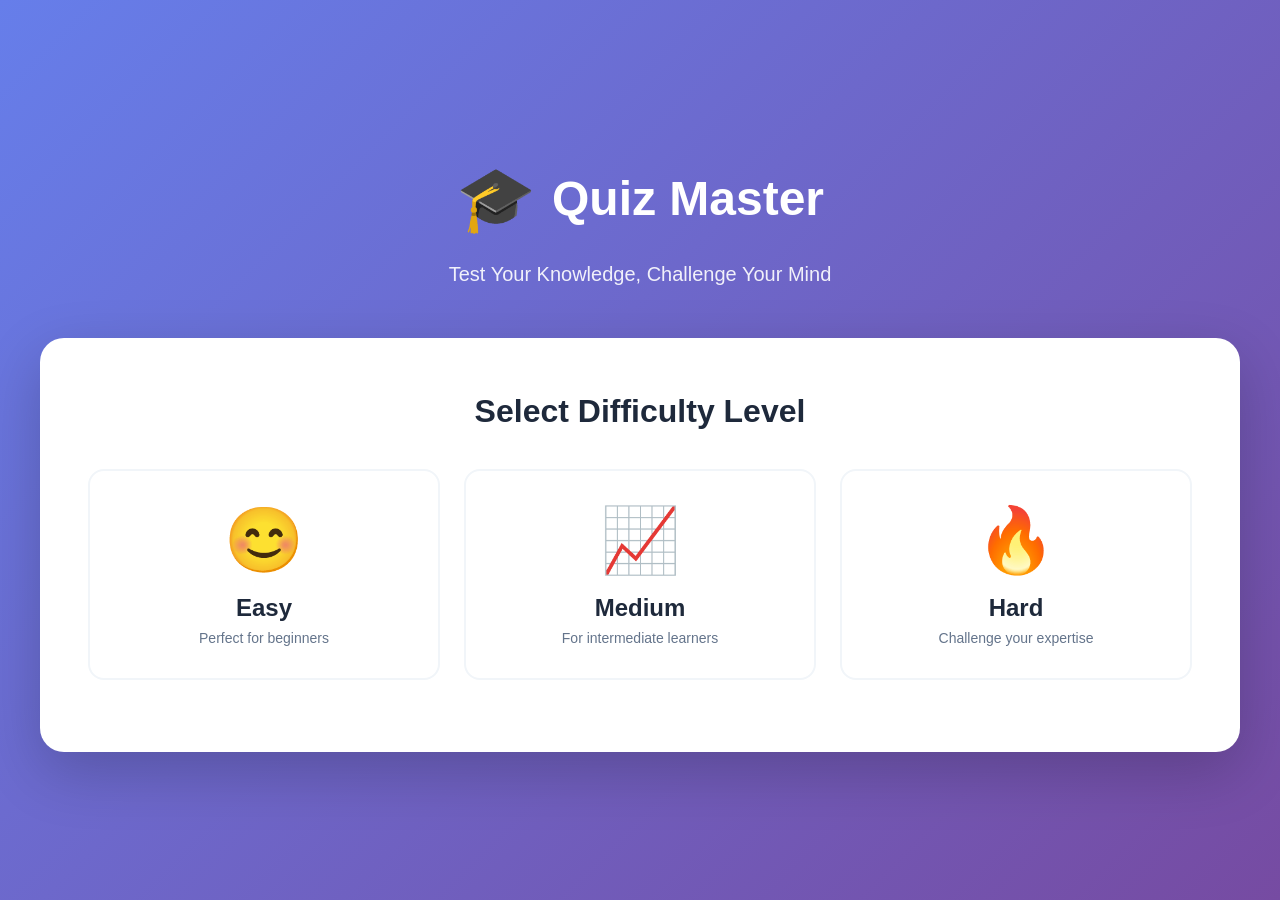
<file: index.html>
<!DOCTYPE html>
<html lang="en">
<head>
    <meta charset="UTF-8">
    <meta name="viewport" content="width=device-width, initial-scale=1.0">
    <title>Quiz Master - Professional Quiz Platform</title>
    <link rel="stylesheet" href="https://cdnjs.cloudflare.com/ajax/libs/font-awesome/6.4.0/css/all.min.css">
    <link rel="stylesheet" href="quiz.css">
</head>
<body>
    <!-- Difficulty Selection Screen -->
    <div id="difficultyScreen" class="screen active">
        <div class="container">
            <div class="header-section">
                <div class="logo">
                    <div class="logo-icon">🎓</div>
                    <h1>Quiz Master</h1>
                </div>
                <p class="tagline">Test Your Knowledge, Challenge Your Mind</p>
            </div>
            
            <div class="selection-container">
                <h2 class="selection-title">Select Difficulty Level</h2>
                <div class="difficulty-grid">
                    <button class="card" onclick="selectDifficulty('easy')">
                        <div class="card-icon">😊</div>
                        <h3>Easy</h3>
                        <p>Perfect for beginners</p>
                    </button>
                    <button class="card" onclick="selectDifficulty('medium')">
                        <div class="card-icon">📈</div>
                        <h3>Medium</h3>
                        <p>For intermediate learners</p>
                    </button>
                    <button class="card" onclick="selectDifficulty('hard')">
                        <div class="card-icon">🔥</div>
                        <h3>Hard</h3>
                        <p>Challenge your expertise</p>
                    </button>
                </div>
            </div>
        </div>
    </div>

    <!-- Category Selection Screen -->
    <div id="categoryScreen" class="screen">
        <div class="container">
            <div class="header-section">
                <div class="logo">
                    <div class="logo-icon">🎓</div>
                    <h1>Quiz Master</h1>
                </div>
                <p class="breadcrumb">
                    Difficulty: <span id="selectedDifficulty" class="highlight">Easy</span>
                </p>
            </div>
            
            <div class="selection-container">
                <h2 class="selection-title">Choose Your Category</h2>
                <div class="category-grid" id="categoryGrid"></div>
                <button class="back-btn" onclick="goBack('difficulty')">
                    <i class="fas fa-arrow-left"></i> Back to Difficulty
                </button>
            </div>
        </div>
    </div>

    <!-- Quiz Screen -->
    <div id="quizScreen" class="screen">
        <div class="quiz-wrapper">
            <div class="quiz-header">
                <div class="logo-small">
                    <i class="fas fa-graduation-cap"></i>
                    <span>Quiz Master</span>
                </div>
                <div class="progress-container">
                    <span class="progress-text">Question <span id="currentQuestion">1</span> of <span id="totalQuestions">20</span></span>
                    <div class="progress-bar-container">
                        <div class="progress-bar-fill" id="progressFill"></div>
                    </div>
                </div>
                <div class="timer-display" id="timerDisplay">
                    <i class="fas fa-clock"></i>
                    <span id="timeLeft">15</span>
                </div>
            </div>

            <div class="quiz-content">
                <div class="main-content">
                    <div class="question-card">
                        <div class="question-number">Question <span id="questionNum">1</span></div>
                        <h2 class="question-text" id="questionText">Loading question...</h2>
                    </div>

                    <div class="options-container" id="optionsContainer"></div>
                </div>

                <aside class="sidebar">
                    <div class="sidebar-card">
                        <div class="sidebar-header">
                            <i class="fas fa-bolt"></i>
                            <h3>Lifelines</h3>
                        </div>
                        <div class="lifeline-buttons">
                            <button class="lifeline-btn fifty" id="fiftyFiftyBtn" onclick="useFiftyFifty()">
                                <div class="lifeline-icon">
                                    <i class="fas fa-divide"></i>
                                </div>
                                <div class="lifeline-info">
                                    <span class="lifeline-name">50:50</span>
                                    <span class="lifeline-desc">Remove 2 wrong answers</span>
                                </div>
                            </button>
                            
                            <button class="lifeline-btn poll" id="audiencePollBtn" onclick="useAudiencePoll()">
                                <div class="lifeline-icon">
                                    <i class="fas fa-users"></i>
                                </div>
                                <div class="lifeline-info">
                                    <span class="lifeline-name">Audience Poll</span>
                                    <span class="lifeline-desc">See audience votes</span>
                                </div>
                            </button>
                        </div>
                    </div>

                    <div class="sidebar-card score-card">
                        <div class="sidebar-header">
                            <i class="fas fa-star"></i>
                            <h3>Score</h3>
                        </div>
                        <div class="score-info">
                            <div class="score-value">
                                <span id="currentScore">0</span>/<span id="attemptedQuestions">0</span>
                            </div>
                            <div class="score-label">Correct Answers</div>
                        </div>
                    </div>
                </aside>
            </div>
        </div>
    </div>

    <!-- Result Screen -->
    <div id="resultScreen" class="screen">
        <div class="container">
            <div class="result-container">
                <div class="result-header">
                    <div class="result-icon" id="resultIcon">🏆</div>
                    <h1 class="result-title">Quiz Completed!</h1>
                    <p class="result-subtitle" id="resultMessage">Excellent Performance</p>
                </div>

                <div class="result-stats">
                    <div class="stat-card primary">
                        <div class="stat-icon">
                            <i class="fas fa-check-circle"></i>
                        </div>
                        <div class="stat-info">
                            <div class="stat-value" id="finalScore">0/20</div>
                            <div class="stat-label">Score</div>
                        </div>
                    </div>
                    <div class="stat-card secondary">
                        <div class="stat-icon">
                            <i class="fas fa-percent"></i>
                        </div>
                        <div class="stat-info">
                            <div class="stat-value" id="finalPercentage">0%</div>
                            <div class="stat-label">Accuracy</div>
                        </div>
                    </div>
                    <div class="stat-card tertiary">
                        <div class="stat-icon">
                            <i class="fas fa-award"></i>
                        </div>
                        <div class="stat-info">
                            <div class="stat-value" id="resultGrade">A+</div>
                            <div class="stat-label">Grade</div>
                        </div>
                    </div>
                </div>

                <div class="results-details">
                    <h3 class="details-title">Question Breakdown</h3>
                    <div class="results-list" id="resultsBreakdown"></div>
                </div>

                <div class="result-actions">
                    <button class="btn btn-primary" onclick="playAgain()">
                        <i class="fas fa-redo"></i> Start New Quiz
                    </button>
                    <button class="btn btn-success" onclick="showAddQuestionModal()">
                        <i class="fas fa-plus"></i> Add Question
                    </button>
                </div>
            </div>
        </div>
    </div>

    <!-- Add Question Modal -->
    <div id="addQuestionModal" class="modal">
        <div class="modal-content">
            <h2 class="modal-header">Add New Question</h2>
            <form id="addQuestionForm">
                <div class="form-group">
                    <label class="form-label">
                        Category: <span style="color: #2563eb; text-transform: capitalize;" id="modalCategory"></span> | 
                        Difficulty: <span style="color: #7c3aed; text-transform: capitalize;" id="modalDifficulty"></span>
                    </label>
                </div>

                <div class="form-group">
                    <label class="form-label">Question</label>
                    <textarea id="questionInput" class="form-textarea" required></textarea>
                </div>

                <div class="form-group">
                    <label class="form-label">Options</label>
                    <div class="option-input-group">
                        <div class="option-label">A</div>
                        <input type="text" class="form-input" id="option0" required>
                        <input type="radio" name="correct" value="0" checked>
                    </div>
                    <div class="option-input-group">
                        <div class="option-label">B</div>
                        <input type="text" class="form-input" id="option1" required>
                        <input type="radio" name="correct" value="1">
                    </div>
                    <div class="option-input-group">
                        <div class="option-label">C</div>
                        <input type="text" class="form-input" id="option2" required>
                        <input type="radio" name="correct" value="2">
                    </div>
                    <div class="option-input-group">
                        <div class="option-label">D</div>
                        <input type="text" class="form-input" id="option3" required>
                        <input type="radio" name="correct" value="3">
                    </div>
                    <p class="form-hint">Select the radio button for the correct answer</p>
                </div>

                <div class="form-actions">
                    <button type="submit" class="btn-primary">Add Question</button>
                    <button type="button" class="btn-secondary" onclick="closeAddQuestionModal()">Cancel</button>
                </div>
            </form>
        </div>
    </div>

    <script src="quiz.js"></script>
</body>
</html>
</file>
<file: quiz.css>
* {
    margin: 0;
    padding: 0;
    box-sizing: border-box;
}

:root {
    --primary-color: #2563eb;
    --primary-dark: #1e40af;
    --secondary-color: #0ea5e9;
    --success-color: #10b981;
    --warning-color: #f59e0b;
    --danger-color: #ef4444;
    --dark: #1e293b;
    --gray: #64748b;
    --light-gray: #f1f5f9;
    --white: #ffffff;
}

body {
    font-family: 'Inter', -apple-system, BlinkMacSystemFont, 'Segoe UI', Roboto, sans-serif;
    background: linear-gradient(135deg, #667eea 0%, #764ba2 100%);
    min-height: 100vh;
    color: var(--dark);
    line-height: 1.6;
}

/* Animations */
@keyframes fadeIn {
    from { opacity: 0; transform: translateY(20px); }
    to { opacity: 1; transform: translateY(0); }
}

@keyframes slideIn {
    from { opacity: 0; transform: translateX(-20px); }
    to { opacity: 1; transform: translateX(0); }
}

@keyframes scaleIn {
    from { opacity: 0; transform: scale(0.9); }
    to { opacity: 1; transform: scale(1); }
}

@keyframes pulse {
    0%, 100% { transform: scale(1); }
    50% { transform: scale(1.05); }
}

@keyframes bounce {
    0%, 100% { transform: translateY(0); }
    50% { transform: translateY(-10px); }
}

@keyframes shimmer {
    0% { background-position: -1000px 0; }
    100% { background-position: 1000px 0; }
}

.animate-fadeIn { animation: fadeIn 0.5s ease-out; }
.animate-slideIn { animation: slideIn 0.5s ease-out; }
.animate-scaleIn { animation: scaleIn 0.5s ease-out; }
.animate-pulse { animation: pulse 1s infinite; }
.animate-bounce { animation: bounce 2s infinite; }

/* Screen Management */
.screen {
    display: none;
    min-height: 100vh;
    padding: 2rem;
}

.screen.active {
    display: flex;
    align-items: center;
    justify-content: center;
    animation: fadeIn 0.5s ease-out;
}

.container {
    width: 100%;
    max-width: 1200px;
    margin: 0 auto;
}

.quiz-wrapper {
    width: 100%;
    max-width: 1400px;
    margin: 0 auto;
}

/* Header Section */
.header-section {
    text-align: center;
    margin-bottom: 3rem;
}

.logo {
    display: flex;
    align-items: center;
    justify-content: center;
    gap: 1rem;
    margin-bottom: 0.5rem;
}

.logo-icon {
    font-size: 4rem;
    animation: bounce 2s infinite;
}

.logo h1 {
    font-size: 3rem;
    color: var(--white);
    font-weight: 700;
}

.tagline {
    font-size: 1.25rem;
    color: rgba(255, 255, 255, 0.9);
}

.breadcrumb {
    font-size: 1rem;
    color: rgba(255, 255, 255, 0.9);
}

.breadcrumb .highlight {
    font-weight: 600;
    color: var(--white);
    text-transform: capitalize;
}

/* Selection Container */
.selection-container {
    background: var(--white);
    border-radius: 24px;
    padding: 3rem;
    box-shadow: 0 20px 60px rgba(0, 0, 0, 0.2);
}

.selection-title {
    font-size: 2rem;
    color: var(--dark);
    margin-bottom: 2rem;
    text-align: center;
    font-weight: 600;
}

/* Grids */
.difficulty-grid, .category-grid {
    display: grid;
    gap: 1.5rem;
    margin-bottom: 1.5rem;
}

.difficulty-grid {
    grid-template-columns: repeat(auto-fit, minmax(250px, 1fr));
}

.category-grid {
    grid-template-columns: repeat(auto-fit, minmax(280px, 1fr));
}

.card {
    background: var(--white);
    border: 2px solid var(--light-gray);
    border-radius: 16px;
    padding: 2rem;
    text-align: center;
    cursor: pointer;
    transition: all 0.3s cubic-bezier(0.4, 0, 0.2, 1);
    position: relative;
    overflow: hidden;
}

.card:hover {
    transform: translateY(-8px) scale(1.02);
    box-shadow: 0 20px 40px rgba(0, 0, 0, 0.15);
    border-color: var(--primary-color);
}

.card-icon {
    font-size: 4rem;
    margin-bottom: 1rem;
}

.card h3 {
    font-size: 1.5rem;
    margin-bottom: 0.5rem;
    color: var(--dark);
    font-weight: 600;
}

.card p {
    color: var(--gray);
    font-size: 0.875rem;
}

/* Quiz Header */
.quiz-header {
    background: var(--white);
    border-radius: 16px;
    padding: 1.5rem 2rem;
    margin-bottom: 2rem;
    display: grid;
    grid-template-columns: 1fr 2fr 1fr;
    gap: 2rem;
    align-items: center;
    box-shadow: 0 4px 20px rgba(0, 0, 0, 0.1);
}

.logo-small {
    display: flex;
    align-items: center;
    gap: 0.5rem;
    font-size: 1.125rem;
    font-weight: 600;
    color: var(--primary-color);
}

.logo-small i {
    font-size: 1.5rem;
}

.progress-container {
    text-align: center;
}

.progress-text {
    font-size: 0.875rem;
    font-weight: 600;
    color: var(--gray);
    margin-bottom: 0.5rem;
    display: block;
}

.progress-bar-container {
    width: 100%;
    height: 8px;
    background: var(--light-gray);
    border-radius: 10px;
    overflow: hidden;
}

.progress-bar-fill {
    height: 100%;
    background: linear-gradient(90deg, var(--primary-color), var(--secondary-color));
    transition: width 0.5s ease;
    border-radius: 10px;
}

.timer-display {
    display: flex;
    align-items: center;
    justify-content: flex-end;
    gap: 0.5rem;
    padding: 0.75rem 1.5rem;
    background: var(--primary-color);
    color: var(--white);
    border-radius: 50px;
    font-size: 1.125rem;
    font-weight: 600;
}

.timer-display.warning {
    background: var(--danger-color);
    animation: pulse 1s infinite;
}

/* Quiz Content */
.quiz-content {
    display: grid;
    grid-template-columns: 2fr 1fr;
    gap: 2rem;
}

.main-content {
    display: flex;
    flex-direction: column;
    gap: 1.5rem;
}

.question-card {
    background: var(--white);
    border-radius: 16px;
    padding: 2.5rem;
    box-shadow: 0 4px 20px rgba(0, 0, 0, 0.1);
    animation: scaleIn 0.5s ease-out;
}

.question-number {
    font-size: 0.875rem;
    font-weight: 600;
    color: var(--primary-color);
    text-transform: uppercase;
    letter-spacing: 1px;
    margin-bottom: 1rem;
}

.question-text {
    font-size: 1.5rem;
    color: var(--dark);
    font-weight: 600;
    line-height: 1.6;
}

.options-container {
    background: var(--white);
    border-radius: 16px;
    padding: 2rem;
    box-shadow: 0 4px 20px rgba(0, 0, 0, 0.1);
    display: flex;
    flex-direction: column;
    gap: 1rem;
}

.option-btn {
    background: var(--light-gray);
    border: 2px solid transparent;
    border-radius: 12px;
    padding: 1.25rem 1.5rem;
    text-align: left;
    cursor: pointer;
    transition: all 0.3s ease;
    display: flex;
    align-items: center;
    gap: 1rem;
    font-size: 1rem;
    color: var(--dark);
    font-weight: 500;
    position: relative;
    overflow: hidden;
    animation: slideIn 0.5s ease-out;
}

.option-btn:hover:not(:disabled) {
    background: #e2e8f0;
    border-color: var(--primary-color);
    transform: translateX(5px);
}

.option-btn:disabled {
    cursor: not-allowed;
    opacity: 0.4;
}

.option-letter {
    width: 45px;
    height: 45px;
    background: var(--white);
    border-radius: 8px;
    display: flex;
    align-items: center;
    justify-content: center;
    font-weight: 700;
    font-size: 1.125rem;
    color: var(--primary-color);
    flex-shrink: 0;
    z-index: 2;
}

.option-text {
    flex: 1;
    z-index: 2;
}

.option-btn.selected {
    background: var(--primary-color);
    border-color: var(--primary-color);
    color: var(--white);
}

.option-btn.selected .option-letter {
    background: rgba(255, 255, 255, 0.2);
    color: var(--white);
}

.option-btn.correct {
    background: var(--success-color);
    border-color: var(--success-color);
    color: var(--white);
}

.option-btn.correct .option-letter {
    background: rgba(255, 255, 255, 0.2);
    color: var(--white);
}

.option-btn.wrong {
    background: var(--danger-color);
    border-color: var(--danger-color);
    color: var(--white);
}

.option-btn.wrong .option-letter {
    background: rgba(255, 255, 255, 0.2);
    color: var(--white);
}

.poll-bar {
    position: absolute;
    left: 0;
    top: 0;
    height: 100%;
    background: rgba(37, 99, 235, 0.2);
    transition: width 0.8s ease;
    z-index: 1;
}

.poll-percentage {
    position: absolute;
    right: 1.5rem;
    top: 50%;
    transform: translateY(-50%);
    font-weight: 700;
    color: var(--primary-color);
    font-size: 1.125rem;
    z-index: 2;
}

/* Sidebar */
.sidebar {
    display: flex;
    flex-direction: column;
    gap: 1.5rem;
}

.sidebar-card {
    background: var(--white);
    border-radius: 16px;
    padding: 1.75rem;
    box-shadow: 0 4px 20px rgba(0, 0, 0, 0.1);
    animation: scaleIn 0.5s ease-out;
}

.sidebar-header {
    display: flex;
    align-items: center;
    gap: 0.75rem;
    margin-bottom: 1.5rem;
    padding-bottom: 1rem;
    border-bottom: 2px solid var(--light-gray);
}

.sidebar-header i {
    font-size: 1.25rem;
    color: var(--primary-color);
}

.sidebar-header h3 {
    font-size: 1.125rem;
    color: var(--dark);
    font-weight: 600;
}

.lifeline-buttons {
    display: flex;
    flex-direction: column;
    gap: 1rem;
}

.lifeline-btn {
    background: var(--light-gray);
    border: 2px solid transparent;
    border-radius: 12px;
    padding: 1rem;
    cursor: pointer;
    transition: all 0.3s ease;
    display: flex;
    align-items: center;
    gap: 1rem;
}

.lifeline-btn:hover:not(:disabled) {
    background: #e2e8f0;
    transform: translateY(-2px);
    box-shadow: 0 4px 12px rgba(0, 0, 0, 0.1);
}

.lifeline-btn:disabled {
    opacity: 0.4;
    cursor: not-allowed;
}

.lifeline-icon {
    width: 50px;
    height: 50px;
    border-radius: 10px;
    display: flex;
    align-items: center;
    justify-content: center;
    flex-shrink: 0;
}

.lifeline-btn.fifty .lifeline-icon {
    background: linear-gradient(135deg, #f59e0b, #d97706);
}

.lifeline-btn.poll .lifeline-icon {
    background: linear-gradient(135deg, #3b82f6, #2563eb);
}

.lifeline-icon i {
    font-size: 1.5rem;
    color: var(--white);
}

.lifeline-info {
    display: flex;
    flex-direction: column;
    text-align: left;
}

.lifeline-name {
    font-size: 1rem;
    font-weight: 600;
    color: var(--dark);
}

.lifeline-desc {
    font-size: 0.75rem;
    color: var(--gray);
}

.score-card {
    background: linear-gradient(135deg, #2563eb, #7c3aed);
    color: var(--white);
}

.score-card .sidebar-header {
    border-bottom-color: rgba(255, 255, 255, 0.2);
}

.score-card .sidebar-header i,
.score-card .sidebar-header h3 {
    color: var(--white);
}

.score-info {
    text-align: center;
}

.score-value {
    font-size: 3rem;
    font-weight: 700;
    line-height: 1;
    margin-bottom: 0.5rem;
}

.score-label {
    font-size: 0.875rem;
    opacity: 0.9;
    font-weight: 500;
}

/* Result Screen */
.result-container {
    background: var(--white);
    border-radius: 24px;
    padding: 3rem;
    box-shadow: 0 20px 60px rgba(0, 0, 0, 0.2);
}

.result-header {
    text-align: center;
    margin-bottom: 3rem;
}

.result-icon {
    font-size: 6rem;
    margin-bottom: 1rem;
    animation: bounce 2s infinite;
}

.result-title {
    font-size: 2.5rem;
    color: var(--dark);
    font-weight: 700;
    margin-bottom: 0.5rem;
}

.result-subtitle {
    font-size: 1.25rem;
    color: var(--gray);
}

.result-stats {
    display: grid;
    grid-template-columns: repeat(3, 1fr);
    gap: 1.5rem;
    margin-bottom: 3rem;
}

.stat-card {
    border-radius: 16px;
    padding: 2rem;
    display: flex;
    align-items: center;
    gap: 1.5rem;
    animation: scaleIn 0.5s ease-out;
}

.stat-card.primary {
    background: linear-gradient(135deg, #dbeafe, #bfdbfe);
}

.stat-card.secondary {
    background: linear-gradient(135deg, #fce7f3, #fbcfe8);
}

.stat-card.tertiary {
    background: linear-gradient(135deg, #d1fae5, #a7f3d0);
}

.stat-icon {
    width: 60px;
    height: 60px;
    border-radius: 12px;
    display: flex;
    align-items: center;
    justify-content: center;
    flex-shrink: 0;
}

.stat-card.primary .stat-icon {
    background: var(--primary-color);
}

.stat-card.secondary .stat-icon {
    background: #ec4899;
}

.stat-card.tertiary .stat-icon {
    background: var(--success-color);
}

.stat-icon i {
    font-size: 1.75rem;
    color: var(--white);
}

.stat-value {
    font-size: 2rem;
    font-weight: 700;
    color: var(--dark);
    line-height: 1;
    margin-bottom: 0.25rem;
}

.stat-label {
    font-size: 0.875rem;
    color: var(--gray);
    font-weight: 500;
}

.results-details {
    margin-bottom: 2rem;
}

.details-title {
    font-size: 1.5rem;
    color: var(--dark);
    font-weight: 600;
    margin-bottom: 1.5rem;
}

.results-list {
    display: flex;
    flex-direction: column;
    gap: 0.75rem;
    max-height: 400px;
    overflow-y: auto;
    padding-right: 0.5rem;
}

.results-list::-webkit-scrollbar {
    width: 6px;
}

.results-list::-webkit-scrollbar-track {
    background: var(--light-gray);
    border-radius: 10px;
}

.results-list::-webkit-scrollbar-thumb {
    background: var(--gray);
    border-radius: 10px;
}

.result-item {
    display: flex;
    align-items: center;
    justify-content: space-between;
    padding: 1rem 1.25rem;
    background: var(--light-gray);
    border-radius: 12px;
    animation: slideIn 0.5s ease-out;
}

.result-item-left {
    display: flex;
    align-items: center;
    gap: 1rem;
    flex: 1;
}

.result-item-number {
    width: 40px;
    height: 40px;
    border-radius: 50%;
    display: flex;
    align-items: center;
    justify-content: center;
    font-weight: 700;
    color: var(--white);
    flex-shrink: 0;
}

.result-item-number.correct {
    background: var(--success-color);
}

.result-item-number.wrong {
    background: var(--danger-color);
}

.result-item-info {
    flex: 1;
}

.result-item-question {
    font-weight: 600;
    color: var(--dark);
}

.result-item-details {
    font-size: 0.75rem;
    color: var(--gray);
    margin-top: 0.25rem;
}

.result-item-status {
    display: flex;
    align-items: center;
    gap: 0.5rem;
    font-weight: 600;
}

.result-item-status.correct {
    color: var(--success-color);
}

.result-item-status.wrong {
    color: var(--danger-color);
}

.result-item-status i {
    font-size: 1.25rem;
}

.result-actions {
    display: flex;
    justify-content: center;
    gap: 1rem;
    flex-wrap: wrap;
}

.btn {
    padding: 1rem 2.5rem;
    border: none;
    border-radius: 12px;
    font-size: 1.125rem;
    font-weight: 600;
    cursor: pointer;
    transition: all 0.3s ease;
    display: flex;
    align-items: center;
    gap: 0.75rem;
    box-shadow: 0 4px 12px rgba(0, 0, 0, 0.1);
}

.btn-primary {
    background: linear-gradient(135deg, #2563eb, #7c3aed);
    color: var(--white);
}

.btn-primary:hover {
    transform: translateY(-2px);
    box-shadow: 0 8px 20px rgba(37, 99, 235, 0.4);
}

.btn-success {
    background: linear-gradient(135deg, #10b981, #14b8a6);
    color: var(--white);
}

.btn-success:hover {
    transform: translateY(-2px);
    box-shadow: 0 8px 20px rgba(16, 185, 129, 0.4);
}

.back-btn {
    margin-top: 0;
    width: 100%;
    padding: 1rem;
    background: var(--light-gray);
    border: none;
    border-radius: 12px;
    font-size: 1rem;
    font-weight: 600;
    color: var(--dark);
    cursor: pointer;
    transition: all 0.3s ease;
}

.back-btn:hover {
    background: #e2e8f0;
}

/* Modal */
.modal {
    display: none;
    position: fixed;
    inset: 0;
    background: rgba(0, 0, 0, 0.5);
    align-items: center;
    justify-content: center;
    padding: 1rem;
    z-index: 1000;
}

.modal.active {
    display: flex;
    animation: fadeIn 0.3s ease-out;
}

.modal-content {
    background: var(--white);
    border-radius: 20px;
    padding: 2rem;
    max-width: 600px;
    width: 100%;
    max-height: 90vh;
    overflow-y: auto;
    animation: scaleIn 0.3s ease-out;
}

.modal-header {
    font-size: 1.75rem;
    font-weight: 700;
    margin-bottom: 1.5rem;
    color: var(--dark);
}

.form-group {
    margin-bottom: 1.5rem;
}

.form-label {
    display: block;
    font-size: 0.875rem;
    font-weight: 600;
    color: var(--dark);
    margin-bottom: 0.5rem;
}

.form-input,
.form-textarea {
    width: 100%;
    padding: 0.75rem 1rem;
    border: 2px solid var(--light-gray);
    border-radius: 8px;
    font-size: 1rem;
    font-family: inherit;
    transition: border-color 0.3s ease;
}

.form-input:focus,
.form-textarea:focus {
    outline: none;
    border-color: var(--primary-color);
}

.form-textarea {
    resize: vertical;
    min-height: 100px;
}

.option-input-group {
    display: flex;
    align-items: center;
    gap: 0.75rem;
    margin-bottom: 0.75rem;
}

.option-label {
    width: 40px;
    height: 40px;
    background: var(--primary-color);
    color: var(--white);
    border-radius: 8px;
    display: flex;
    align-items: center;
    justify-content: center;
    font-weight: 700;
    flex-shrink: 0;
}

.option-input-group input[type="text"] {
    flex: 1;
}

.option-input-group input[type="radio"] {
    width: 20px;
    height: 20px;
    cursor: pointer;
}

.form-actions {
    display: flex;
    gap: 1rem;
    margin-top: 2rem;
}

.form-actions button {
    flex: 1;
    padding: 0.875rem;
    border: none;
    border-radius: 8px;
    font-size: 1rem;
    font-weight: 600;
    cursor: pointer;
    transition: all 0.3s ease;
}

.form-actions .btn-primary {
    background: var(--primary-color);
    color: var(--white);
}

.form-actions .btn-secondary {
    background: var(--light-gray);
    color: var(--dark);
}

.form-actions button:hover {
    transform: translateY(-2px);
}

.form-hint {
    font-size: 0.75rem;
    color: var(--gray);
    margin-top: 0.5rem;
}

/* Responsive */
@media (max-width: 1024px) {
    .quiz-content {
        grid-template-columns: 1fr;
    }

    .sidebar {
        flex-direction: row;
    }

    .sidebar-card {
        flex: 1;
    }
}

@media (max-width: 768px) {
    .quiz-header {
        grid-template-columns: 1fr;
        text-align: center;
        gap: 1rem;
    }

    .logo-small {
        justify-content: center;
    }

    .timer-display {
        justify-content: center;
    }

    .result-stats {
        grid-template-columns: 1fr;
    }

    .sidebar {
        flex-direction: column;
    }

    .logo h1 {
        font-size: 2rem;
    }

    .question-text {
        font-size: 1.25rem;
    }

    .result-actions {
        flex-direction: column;
    }

    .btn {
        width: 100%;
        justify-content: center;
    }

    .difficulty-grid,
    .category-grid {
        grid-template-columns: 1fr;
    }
}
</file>
